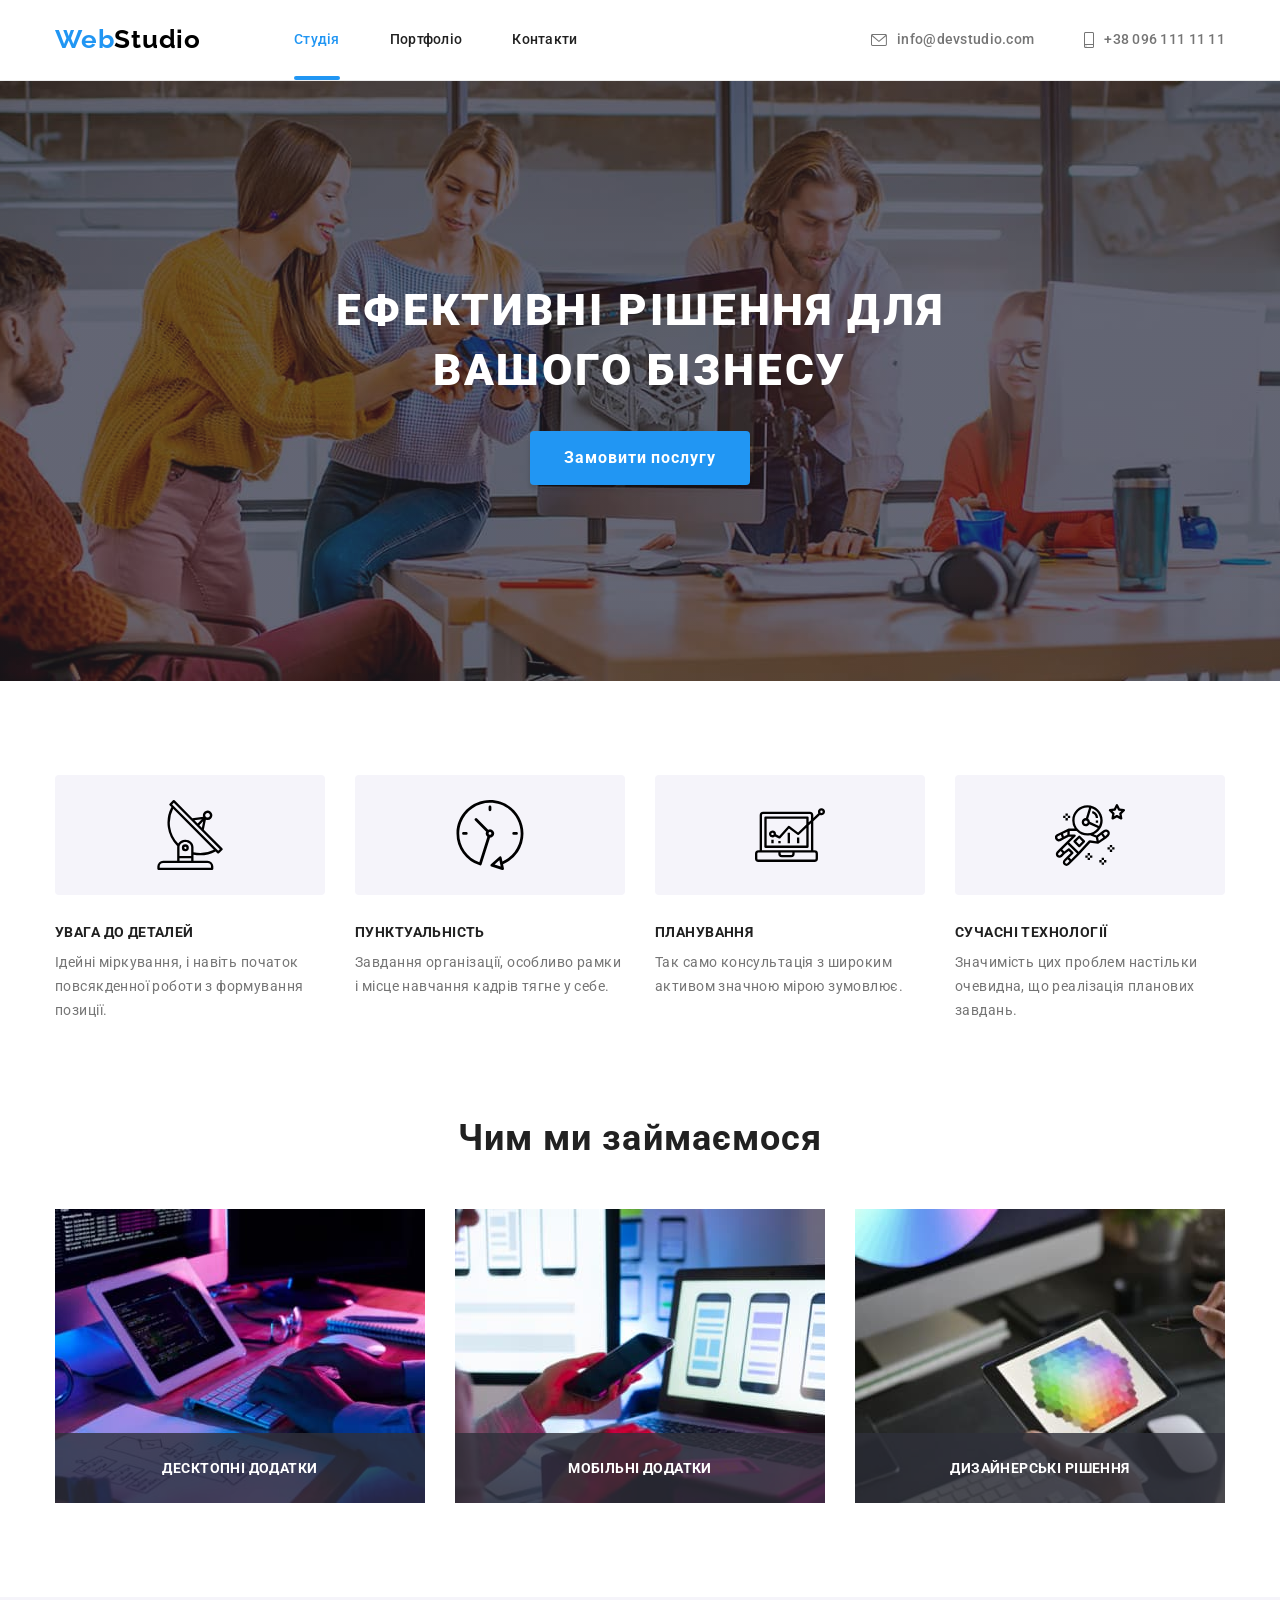
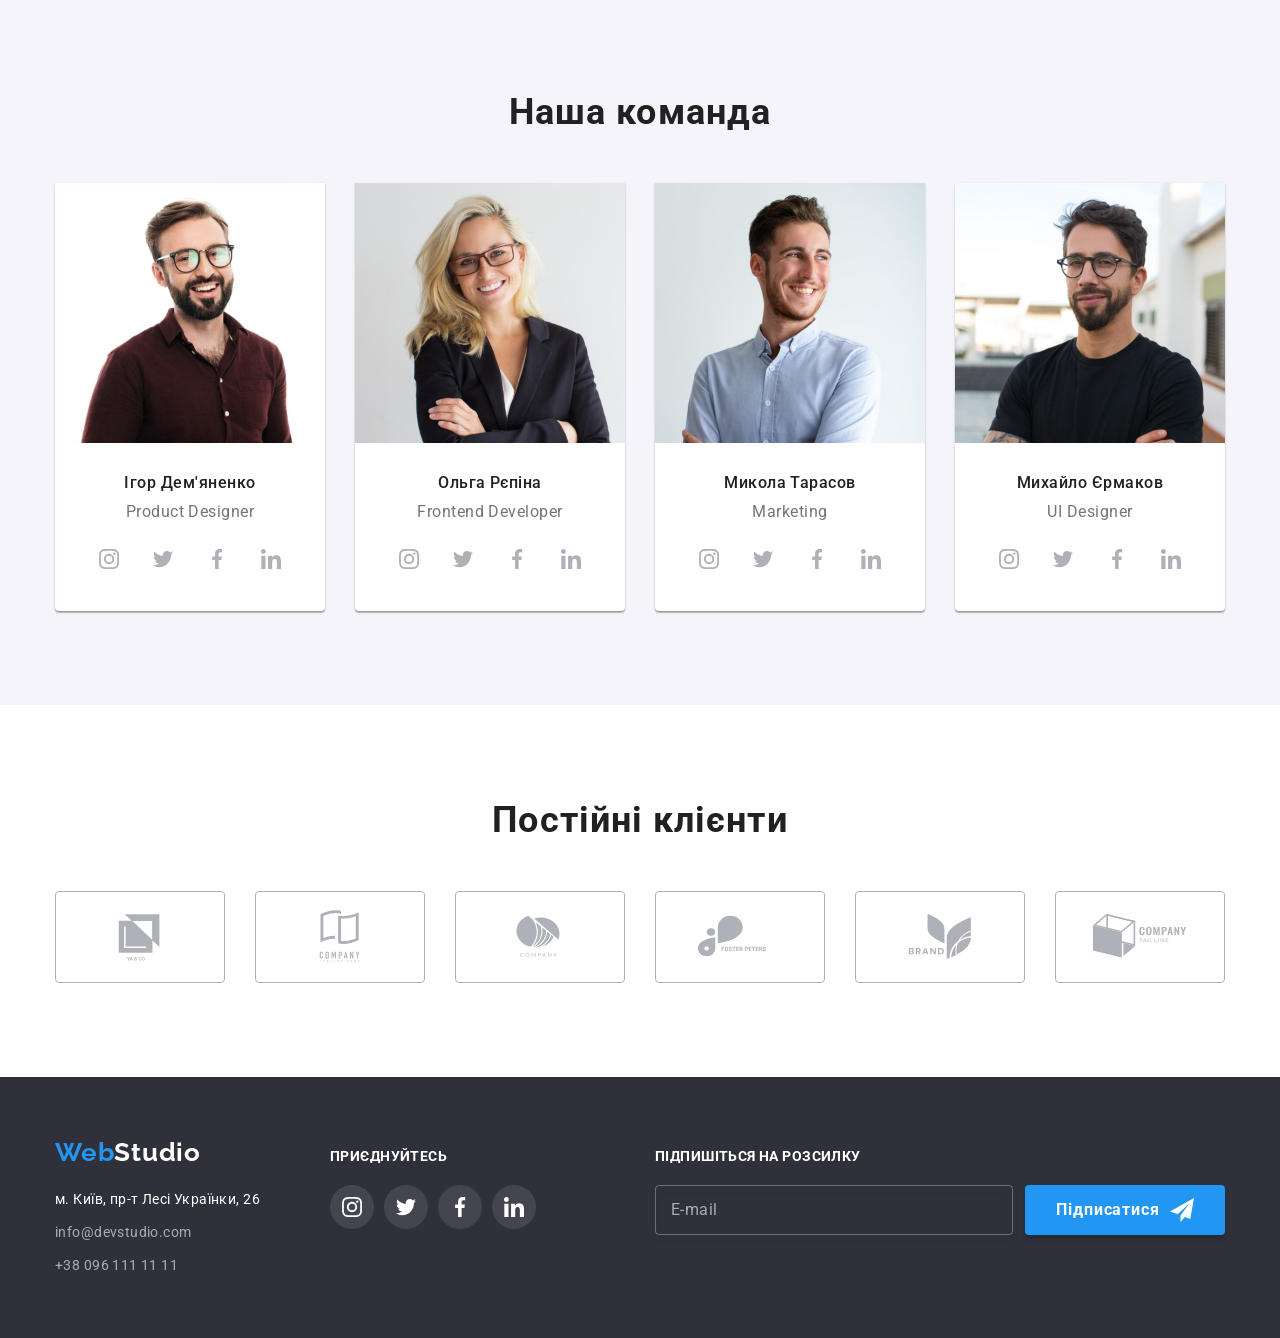
<file: index.html>
<!DOCTYPE html>
<html lang="uk">
<head>
    <meta charset="UTF-8">
    <meta http-equiv="X-UA-Compatible" content="IE=edge">
    <meta name="viewport" content="width=device-width, initial-scale=1.0">
    <title>WebStudio</title>
    <link href="https://fonts.googleapis.com/css2?family=Raleway:wght@700&family=Roboto:wght@400;500;700;900&display=swap" rel="stylesheet">
     <link rel="stylesheet" href="https://cdnjs.cloudflare.com/ajax/libs/modern-normalize/1.1.0/modern-normalize.min.css"
            integrity="sha512-wpPYUAdjBVSE4KJnH1VR1HeZfpl1ub8YT/NKx4PuQ5NmX2tKuGu6U/JRp5y+Y8XG2tV+wKQpNHVUX03MfMFn9Q=="
            crossorigin="anonymous" referrerpolicy="no-referrer" />
    <link rel="stylesheet" href="./css/styles.css">
</head>
<body>
    <!--Шапка сайта-->
    <header class="header">
        <div class="header-nav container">
            <nav class="nav">
            <a href="./index.html" class="logo"><span class="primary">Web</span><span class="secondary">Studio</span></a>
            <ul class="site-nav list">
                <li class="item"><a href="./index.html" class="link current">Студія</a></li>
                <li class="item"><a href="./portfolio.html" class="link">Портфоліо</a></li>
                <li class="item"><a href="" class="link">Контакти</a></li>
            </ul>
        </nav>
        <ul class="contacts-nav list">
            <li class="item"><a href="mailto:info@devstudio.com" class="link">
                <svg class="contact-icon" width="16" height="12">
                  <use href="./images/icons.svg#icon-envelope"></use>
                </svg>
                info@devstudio.com</a></li>
            <li class="item"><a href="tel:+380961111111" class="link">
                <svg class="contact-icon" width="10" height="16">
                    <use href="./images/icons.svg#icon-smartphone"></use>
                </svg>
                +38 096 111 11 11</a></li>
        </ul>
    </div>
    </header>
      
  <main>
    <!--Герой-->
    <section class="hero">
        <h1 class="hero-title">Ефективні рішення для <br> вашого бізнесу</h1>
        <button type="button" class="button" data-modal-open>Замовити послугу</button>
    </section>
    
    <!--Преимущества-->
    <section class="benefits section no-padding">
        <div class="container">
            <ul class="list benefits-list">
            <li class="item">
                <div class="wrapper">
                    <svg class="benefits-icon" width="70" height="70">
                      <use href="./images/icons.svg#icon-antenna"></use>
                    </svg>
                </div>
                <h3 class="title">УВАГА ДО ДЕТАЛЕЙ</h3>
                <p class="text">Ідейні міркування, і навіть початок повсякденної роботи з формування позиції.</p>
            </li>
            <li class="item">
                <div class="wrapper">
                    <svg class="benefits-icon" width="70" height="70">
                        <use href="./images/icons.svg#icon-clock"></use>
                    </svg>
                </div>
                <h3 class="title">ПУНКТУАЛЬНІСТЬ</h3>
                <p class="text">Завдання організації, особливо рамки і місце навчання кадрів тягне у себе.</p>
            </li>
            <li class="item">
                <div class="wrapper">
                    <svg class="benefits-icon" width="70" height="70">
                        <use href="./images/icons.svg#icon-diagram""></use>
                    </svg>
                </div>
                <h3 class="title">ПЛАНУВАННЯ</h3>
                <p class="text">Так само консультація з широким активом значною мірою зумовлює.</p>
            </li>
            <li class="item">
                <div class="wrapper">
                    <svg class="benefits-icon" width="70" height="70">
                        <use href="./images/icons.svg#icon-astronaut"></use>
                    </svg>
                </div>
                <h3 class="title">СУЧАСНІ ТЕХНОЛОГІЇ</h3>
                <p class="text">Значимість цих проблем настільки очевидна, що реалізація планових завдань.</p>
            </li>
        </ul>
    </div>
        
    </section>
    
    <!--Чем занимаемся-->
    <section class="activity section">
        <div class="container">
            <h2 class="title">Чим ми займаємося</h2>
        <ul class="list activity-list">
            <li class="activity-item item ">
                <img src="./images/img.jpg" alt="розробник пише код" width="370">
                <div class="overlay">
                    <p class="overlay-text">Десктопні додатки</p>
                </div>
            </li>
            <li class="activity-item item">
                <img src="./images/img1.jpg" alt="ux-дизайнер вибирає макет для програми" width="370">
                <div class="overlay">
                    <p class="overlay-text">Мобільні додатки</p>
                </div>
            <li class="activity-item item">
                <img src="./images/img2.jpg" alt="ui-дизайнер дивиться на палітру кольорів" width="370">
                <div class="overlay">
                    <p class="overlay-text">Дизайнерські рішення</p>
                </div>
            </li>
        </ul>
    </div>
       
    </section>
    
    <!--Наша команда-->
    <section class="team section">
        <div class="container">
            <h2 class="title">Наша команда</h2>
            <ul class="list member-list">
                <li class="member ">
                    <img src="./images/img3.jpg" alt="чоловік у червоній сорочці та окулярах посміхається" width="270">
                <div class="info">
                    <h3 class="name">Ігор Дем'яненко</h3>
                    <p class="post">Product Designer</p>
                    <ul class="socials-list list">
                        <li class="item">
                            <a href="https://www.instagram.com/" rel="noopener noreferrer" aria-label="Instagram" class="link">
                                <svg class="social-icon" width="20" height="20">
                                  <use href="./images/icons.svg#icon-instagram"></use>
                                </svg>
                            </a>
                        </li>
                        <li class="item">
                            <a href="https://twitter.com/" rel="noopener noreferrer" aria-label="Twitter" class="link">
                                <svg class="social-icon" width="20" height="20">
                                    <use href="./images/icons.svg#icon-twitter"></use>
                                </svg>
                            </a>
                        </li>
                        <li class="item">
                            <a href="https://www.facebook.com/" rel="noopener noreferrer" aria-label="Facebook" class="link">
                                <svg class="social-icon" width="20" height="20">
                                    <use href="./images/icons.svg#icon-facebook"></use>
                                </svg>
                            </a>
                        </li>
                        <li class="item">
                            <a href="https://www.linkedin.com/" rel="noopener noreferrer" aria-label="Linkedin" class="link">
                                <svg class="social-icon" width="20" height="20">
                                  <use href="./images/icons.svg#icon-linkedin"></use>
                                </svg>
                            </a>
                        </li>
                    </ul>
                </div>
                </li>
                <li class="member">
                    <img src="./images/img4.jpg" alt="дівчина зі світлим волоссям посміхається" width="270">
                    <div class="info">
                        <h3 class="name">Ольга Рєпіна</h3>
                        <p class="post">Frontend Developer</p>
                        <ul class="socials-list list">
                            <li class="item">
                                <a href="https://www.instagram.com/" rel="noopener noreferrer" aria-label="Instagram" class="link">
                                    <svg class="social-icon" width="20" height="20">
                                        <use href="./images/icons.svg#icon-instagram"></use>
                                    </svg>
                                </a>
                            </li>
                            <li class="item">
                                <a href="https://twitter.com/" rel="noopener noreferrer" aria-label="Twitter" class="link">
                                    <svg class="social-icon" width="20" height="20">
                                        <use href="./images/icons.svg#icon-twitter"></use>
                                    </svg>
                                </a>
                            </li>
                            <li class="item">
                                <a href="https://www.facebook.com/" rel="noopener noreferrer" aria-label="Facebook" class="link">
                                    <svg class="social-icon" width="20" height="20">
                                        <use href="./images/icons.svg#icon-facebook"></use>
                                    </svg>
                                </a>
                            </li>
                            <li class="item">
                                <a href="https://www.linkedin.com/" rel="noopener noreferrer" aria-label="Linkedin" class="link">
                                    <svg class="social-icon" width="20" height="20">
                                        <use href="./images/icons.svg#icon-linkedin"></use>
                                    </svg>
                                </a>
                            </li>
                        </ul>
                    </div>
                </li>
                <li class="member">
                    <img src="./images/img5.jpg" alt="чоловік у білій сорочці посміхається" width="270">
                    <div class="info">
                        <h3 class="name">Микола Тарасов</h3>
                        <p class="post">Marketing</p>
                        <ul class="socials-list list">
                            <li class="item">
                                <a href="https://www.instagram.com/" rel="noopener noreferrer" aria-label="Instagram" class="link">
                                    <svg class="social-icon" width="20" height="20">
                                        <use href="./images/icons.svg#icon-instagram"></use>
                                    </svg>
                                </a>
                            </li>
                            <li class="item">
                                <a href="https://twitter.com/" rel="noopener noreferrer" aria-label="Twitter" class="link">
                                    <svg class="social-icon" width="20" height="20">
                                        <use href="./images/icons.svg#icon-twitter"></use>
                                    </svg>
                                </a>
                            </li>
                            <li class="item">
                                <a href="https://www.facebook.com/" rel="noopener noreferrer" aria-label="Facebook" class="link">
                                    <svg class="social-icon" width="20" height="20">
                                        <use href="./images/icons.svg#icon-facebook"></use>
                                    </svg>
                                </a>
                            </li>
                            <li class="item">
                                <a href="https://www.linkedin.com/" rel="noopener noreferrer" aria-label="Linkedin" class="link">
                                    <svg class="social-icon" width="20" height="20">
                                        <use href="./images/icons.svg#icon-linkedin"></use>
                                    </svg>
                                </a>
                            </li>
                        </ul>
                    </div> 
                </li>
                <li class="member">
                    <img src="./images/img6.jpg" alt="чоловік у чорній футболці та окулярах посміхається" width="270">
                    <div class="info">
                        <h3 class="name">Михайло Єрмаков</h3>
                        <p class="post">UI Designer</p>
                        <ul class="socials-list list">
                            <li class="item">
                                <a href="https://www.instagram.com/" rel="noopener noreferrer" aria-label="Instagram" class="link">
                                    <svg class="social-icon" width="20" height="20">
                                        <use href="./images/icons.svg#icon-instagram"></use>
                                    </svg>
                                </a>
                            </li>
                            <li class="item">
                                <a href="https://twitter.com/" rel="noopener noreferrer" aria-label="Twitter" class="link">
                                    <svg class="social-icon" width="20" height="20">
                                        <use href="./images/icons.svg#icon-twitter"></use>
                                    </svg>
                                </a>
                            </li>
                            <li class="item">
                                <a href="https://www.facebook.com/" rel="noopener noreferrer" aria-label="Facebook" class="link">
                                    <svg class="social-icon" width="20" height="20">
                                        <use href="./images/icons.svg#icon-facebook"></use>
                                    </svg>
                                </a>
                            </li>
                            <li class="item">
                                <a href="https://www.linkedin.com/" rel="noopener noreferrer" aria-label="Linkedin" class="link">
                                    <svg class="social-icon" width="20" height="20">
                                        <use href="./images/icons.svg#icon-linkedin"></use>
                                    </svg>
                                </a>
                            </li>
                        </ul>
                    </div>
                </li>
            </ul>
        </div>
        
    </section>

    <section class="clients section">
        <div class="container">
            <h2 class="title">Постійні клієнти</h2>
            <ul class="clients-list list">
                <li class="item">
                    <a href="" class="link"> 
                        <svg class="clients-logo" width="106" height="60">
                          <use href="./images/icons.svg#icon-client1"></use>
                        </svg>
                    </a>
                </li>
                <li class="item">
                    <a href="" class="link">
                        <svg class="clients-logo" width="106" height="60">
                            <use href="./images/icons.svg#icon-client2"></use>
                        </svg>
                    </a>
                </li>
                <li class="item">
                    <a href="" class="link">
                        <svg class="clients-logo" width="106" height="60">
                            <use href="./images/icons.svg#icon-client3"></use>
                        </svg>
                    </a>
                </li>
                <li class="item">
                    <a href="" class="link">
                        <svg class="clients-logo" width="106" height="60">
                            <use href="./images/icons.svg#icon-client4"></use>
                        </svg>
                    </a>
                </li>
                <li class="item">
                    <a href="" class="link">
                        <svg class="clients-logo" width="106" height="60">
                            <use href="./images/icons.svg#icon-client5"></use>
                        </svg>
                    </a>
                </li>
                <li class="item">
                    <a href="" class="link">
                        <svg class="clients-logo" width="106" height="60">
                            <use href="./images/icons.svg#icon-client6"></use>
                        </svg>
                    </a>
                </li>
            </ul>
        </div>
    </section>

  </main>

    <!--Подвал-->
    <footer class="footer">
        <div class="container">
            <div class="footer-nav">
                <a href="./index.html" class="logo"><span class="primary">Web</span><span class="secondary white">Studio</span></a>
                <address>
                    <ul class="contacts list">
                        <li class="item"><a href="https://goo.gl/maps/CDWquLzeUnctmw3z9" target="_blank"
                                rel="noopener noreferrer nofollow" class="link address">м. Київ, пр-т Лесі
                                Українки, 26</a></li>
                        <li class="item"><a href="mailto:info@devstudio.com" class="link">info@devstudio.com</a></li>
                        <li class="item"><a href="tel:+380961111111" class="link">+38 096 111 11 11</a></li>
                    </ul>
                </address>
            </div>

        <div class="socials-footer">
            <h2 class="footer-title">приєднуйтесь</h2>
            <ul class="socials-list list">
                <li class="item">
                    <a href="https://www.instagram.com/" rel="noopener noreferrer" aria-label="Instagram" class="link">
                        <svg class="social-icon" width="20" height="20">
                            <use href="./images/icons.svg#icon-instagram"></use>
                        </svg>
                    </a>
                </li>
                <li class="item">
                    <a href="https://twitter.com/" rel="noopener noreferrer" aria-label="Twitter" class="link">
                        <svg class="social-icon" width="20" height="20">
                            <use href="./images/icons.svg#icon-twitter"></use>
                        </svg>
                    </a>
                </li>
                <li class="item">
                    <a href="https://www.facebook.com/" rel="noopener noreferrer" aria-label="Facebook" class="link">
                        <svg class="social-icon" width="20" height="20">
                            <use href="./images/icons.svg#icon-facebook"></use>
                        </svg>
                    </a>
                </li>
                <li class="item">
                    <a href="https://www.linkedin.com/" rel="noopener noreferrer" aria-label="Linkedin" class="link">
                        <svg class="social-icon" width="20" height="20">
                            <use href="./images/icons.svg#icon-linkedin"></use>
                        </svg>
                    </a>
                </li>
            </ul>
        </div>

        <!-- Подписаться на рассылку  -->

    <form class="newsletter-form">
        <p class="newsletter-title">Підпишіться на розсилку</p>
         <div class="newsletter-wrapper">
        <input type="email" class="form-input" name="email" id="footer-email" placeholder=" " />
        <label for="footer-email" class="footer-email-label">E-mail</label>
        <button type="submit" class="button subscribe-button">
            Підписатися
            <svg class="subscribe-icon" width="24" height="24">
                <use href="./images/icons.svg#icon-send"></use>
            </svg>
        </button>
        </div>
    </form>

    </div>
    </footer>
    
<!-- Modal window -->

    <div class="data-modal is-hidden" data-modal>
        <div class="modal">
            <button data-modal-close type="button" class="button modal-close">
                <svg class="close-icon" width="18" height="18">
                    <use href="./images/icons.svg#icon-close"></use>
                </svg>
            </button>

            <p class="modal-label">Залиште свої дані, ми вам передзвонимо</p>
            <form class="modal-form" name="modal_form">
                <div class="modal-form-group" role="group">
                    <label class="modal-form-label" for="user_name">Ім'я</label>

                    <div class="modal-form-wrapper">
                        <input class="modal-form-field" type="text" name="user_name" id="user_name" minlength="3" required
                            placeholder=" " />
                        <svg class="modal-form-icon" width="18" height="18">
                            <use href="./images/icons.svg#icon-person"></use>
                        </svg>
                       
                    </div>
                    <label class="modal-form-label" for="user_phone">Телефон</label>
                    <div class="modal-form-wrapper">
                        <input class="modal-form-field" type="tel" name="user_phone" id="user_phone" />
                        <svg class="modal-form-icon" width="18" height="18">
                            <use href="./images/icons.svg#icon-phone"></use>
                        </svg>
                    </div>

                    <label class="modal-form-label" for="user_mail">Пошта</label>
                    <div class="modal-form-wrapper">
                        <input class="modal-form-field" type="text" name="user_mail" id="user_mail" />
                        <svg class="modal-form-icon" width="18" height="18">
                            <use href="./images/icons.svg#icon-email"></use>
                        </svg>
                    </div>

                    <label class="modal-form-label" for="user_message">Коментар</label>
                    <textarea class="modal-form-message" name="user_message" id="user_message" rows="6" placeholder="Введіть текст"></textarea>
                </div>
                <div class="modal-form-agreement" role="group">

                    <label class="agreement">
                        <input class="modal-form-checkbox" type="checkbox" id="user_agreement" />
                        <svg class="modal-form-icon-check" width="16" height="15">
                            <use href="./images/icons.svg#icon-check"></use>
                        </svg>
                        <p class="modal-form-agreement-desc">
                            Погоджуюся з розсилкою та приймаю
                            <a class="modal-form-agreement-link" href="">Умови договору</a>
                        </p>
                    </label>

            
                </div>
                <button class="modal-form-btn btn" type="submit">Відправити</button>
            </form>
        </div>
    </div>
    <script src="./js/modal.js"></script>
</body>
</html>
</file>
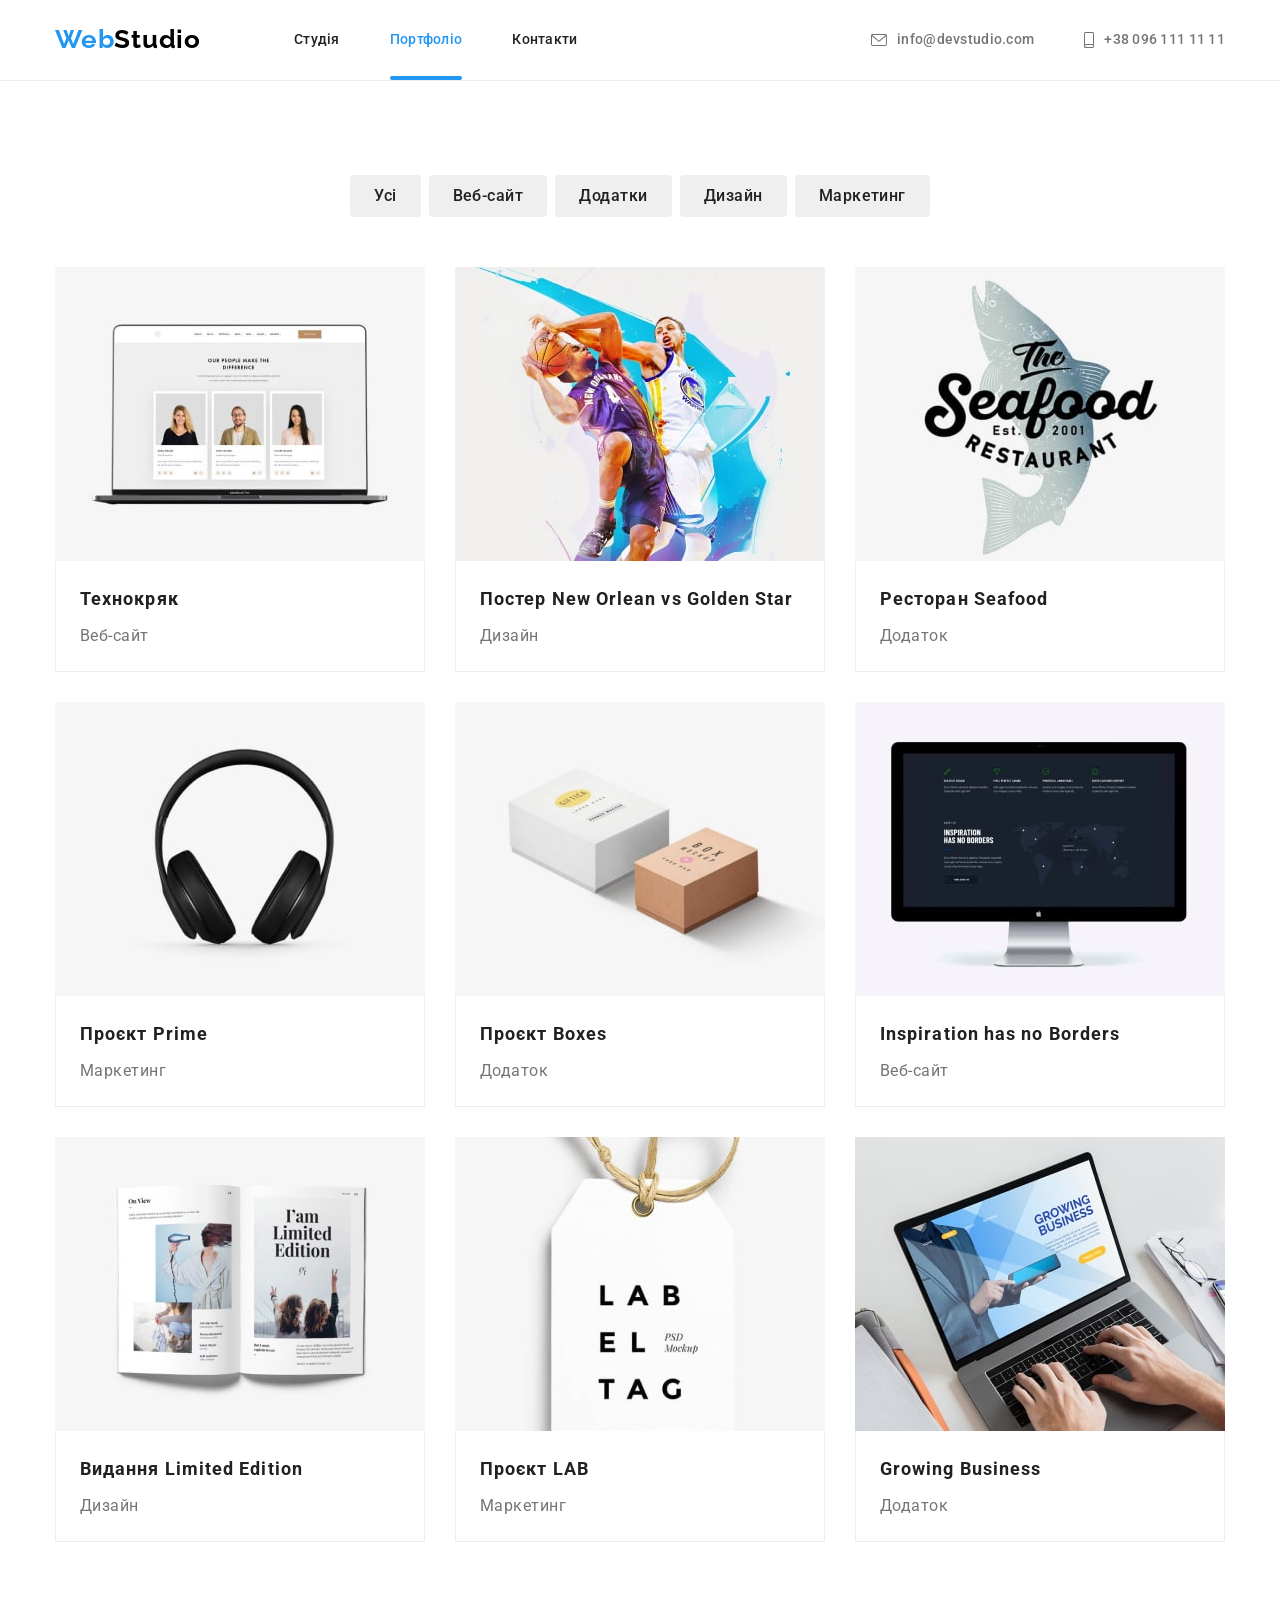
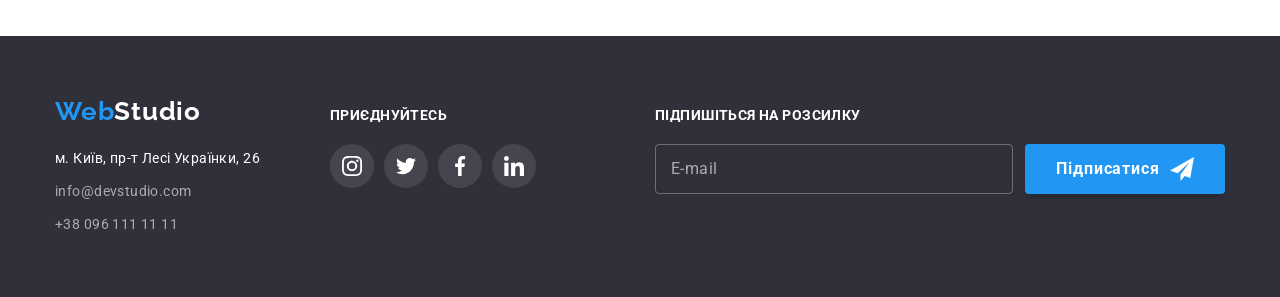
<file: portfolio.html>
<!DOCTYPE html>
<html lang="uk">

<head>
    <meta charset="UTF-8">
    <meta http-equiv="X-UA-Compatible" content="IE=edge">
    <meta name="viewport" content="width=device-width, initial-scale=1.0">
    <title>WebStudio</title>
    <link
        href="https://fonts.googleapis.com/css2?family=Raleway:wght@700&family=Roboto:wght@400;500;700;900&display=swap"
        rel="stylesheet">
     <link rel="stylesheet" href="https://cdnjs.cloudflare.com/ajax/libs/modern-normalize/1.1.0/modern-normalize.min.css"
            integrity="sha512-wpPYUAdjBVSE4KJnH1VR1HeZfpl1ub8YT/NKx4PuQ5NmX2tKuGu6U/JRp5y+Y8XG2tV+wKQpNHVUX03MfMFn9Q=="
            crossorigin="anonymous" referrerpolicy="no-referrer" />
    <link rel="stylesheet" href="./css/styles.css">
</head>

<body>
    <!--Шапка сайта-->
    <header class="header">
        <div class="header-nav container">
            <nav class="nav">
                <a href="./index.html" class="logo"><span class="primary">Web</span><span
                        class="secondary">Studio</span></a>
                <ul class="site-nav list">
                    <li class="item"><a href="./index.html" class="link">Студія</a></li>
                    <li class="item"><a href="./portfolio.html" class="link current">Портфоліо</a></li>
                    <li class="item"><a href="" class="link">Контакти</a></li>
                </ul>
            </nav>
            <ul class="contacts-nav list">
                <li class="item"><a href="mailto:info@devstudio.com" class="link">
                        <svg class="contact-icon" width="16" height="12">
                            <use href="./images/icons.svg#icon-envelope"></use>
                        </svg>
                        info@devstudio.com</a></li>
                <li class="item"><a href="tel:+380961111111" class="link">
                        <svg class="contact-icon" width="10" height="16">
                            <use href="./images/icons.svg#icon-smartphone"></use>
                        </svg>
                        +38 096 111 11 11</a></li>
            </ul>
        </div>
    </header>
   <main>

     <!-- Примеры -->
    <section class="examples section">
        <div class="container">
            <h2 class="visually-hidden">Наші роботи</h2>
        <ul class="btn-list list">
            <li class="item"><button type="button" class="button">Усі</button></li>
            <li class="item"><button type="button" class="button">Веб-сайт</button></li>
            <li class="item"><button type="button" class="button">Додатки</button></li>
            <li class="item"><button type="button" class="button">Дизайн</button></li>
            <li class="item"><button type="button" class="button">Маркетинг</button></li>
        </ul>

        <ul class="projects-list list">

            <li class="item">
                <a href="" class="link">
                    <div class="product-thumb">
                        <img src="./images/portfolio.jpg" alt="Сторінка веб-сайту" width="370" height="294">
                        <div class="product-overlay">
                            <p class="product-meta">
                                Ресурс пропонує комплексні пропозиції з різним рівнем функціоналу та сервісів.
                                Все це дозволить відвідувачу отримати вичерпні відомості про компанію чи
                                приватну особу.
                            </p>
                        </div>
                    </div>
                <div class="design">
                    <h3 class="projects">Технокряк</h3>
                    <p class="category">Веб-сайт</p>
                </div> 
                </a>
            </li>

            <li class="item">
                <a href="" class="link">
                    <div class="product-thumb">
                        <img src="./images/portfolio1.jpg" alt="Боскетболісті" width="370" height="294">
                        <div class="product-overlay">
                            <p class="product-meta">
                                Ресурс пропонує комплексні пропозиції з різним рівнем функціоналу та сервісів.
                                Все це дозволить відвідувачу отримати вичерпні відомості про компанію чи
                                приватну особу.
                            </p>
                        </div>
                    </div>
                        
                    <div class="design">
                    <h3 class="projects">Постер New Orlean vs Golden Star</h3>
                    <p class="category">Дизайн</p>
                    </div>
                 </a>
            </li>

            <li class="item">
                <a href="" class="link">
                     <div class="product-thumb">
                        <img src="./images/portfolio2jpg.jpg" alt="Риба" width="370" height="294">
                        <div class="product-overlay">
                            <p class="product-meta">
                                Ресурс пропонує комплексні пропозиції з різним рівнем функціоналу та сервісів.
                                Все це дозволить відвідувачу отримати вичерпні відомості про компанію чи
                                приватну особу.
                            </p>
                        </div>
                     </div>
                
                <div class="design">
                    <h3 class="projects">Ресторан Seafood</h3>
                    <p class="category">Додаток</p>
                </div> 
                </a>
            </li>

            <li class="item">
                <a href="" class="link">
                     <div class="product-thumb">
                        <img src="./images/portfolio3.jpg" alt="Комп'ютерні навушники" width="370" height="294">
                        <div class="product-overlay">
                            <p class="product-meta">
                                Ресурс пропонує комплексні пропозиції з різним рівнем функціоналу та сервісів.
                                Все це дозволить відвідувачу отримати вичерпні відомості про компанію чи
                                приватну особу.
                            </p>
                        </div>
                     </div>
                
                <div class="design">
                    <h3 class="projects">Проєкт Prime</h3>
                    <p class="category">Маркетинг</p>
                </div> 
            </a>
            </li>

            <li class="item">
                <a href="" class="link">
                     <div class="product-thumb">
                        <img src="./images/portfolio4.jpg" alt="Дві коробки" width="370" height="294">
                        <div class="product-overlay">
                            <p class="product-meta">
                                Ресурс пропонує комплексні пропозиції з різним рівнем функціоналу та сервісів.
                                Все це дозволить відвідувачу отримати вичерпні відомості про компанію чи
                                приватну особу.
                            </p>
                        </div>
                     </div>
                
                <div class="design">
                    <h3 class="projects">Проєкт Boxes</h3>
                    <p class="category">Додаток</p>
                </div> 
            </a>
            </li>

            <li class="item">
                <a href="" class="link">
                     <div class="product-thumb">
                        <img src="./images/portfolio5.jpg" alt="Сторінка веб-сайту" width="370" height="294">
                        <div class="product-overlay">
                            <p class="product-meta">
                                Ресурс пропонує комплексні пропозиції з різним рівнем функціоналу та сервісів.
                                Все це дозволить відвідувачу отримати вичерпні відомості про компанію чи
                                приватну особу.
                            </p>
                        </div>
                     </div>
                
                <div class="design">
                    <h3 class="projects">Inspiration has no Borders</h3>
                    <p class="category">Веб-сайт</p>
                </div> 
            </a>
            </li>

            <li class="item">
                <a href="" class="link">
                     <div class="product-thumb">
                        <img src="./images/portfolio6.jpg" alt="Журнал" width="370" height="294">
                        <div class="product-overlay">
                            <p class="product-meta">
                                Ресурс пропонує комплексні пропозиції з різним рівнем функціоналу та сервісів.
                                Все це дозволить відвідувачу отримати вичерпні відомості про компанію чи
                                приватну особу.
                            </p>
                        </div>
                     </div>
                
                <div class="design">
                    <h3 class="projects">Видання Limited Edition</h3>
                    <p class="category">Дизайн</p>
                </div> 
            </a>
            </li>

            <li class="item">
                <a href="" class="link">
                     <div class="product-thumb">
                        <img src="./images/portfolio7.jpg" alt="Етикетка" width="370" height="294">
                        <div class="product-overlay">
                            <p class="product-meta">
                                Ресурс пропонує комплексні пропозиції з різним рівнем функціоналу та сервісів.
                                Все це дозволить відвідувачу отримати вичерпні відомості про компанію чи
                                приватну особу.
                            </p>
                        </div>
                     </div>
                
                <div class="design">
                    <h3 class="projects">Проєкт LAB</h3>
                <p class="category">Маркетинг</p>
            </div> 
            </a>
            </li>

            <li class="item">
                <a href="" class="link">
                     <div class="product-thumb">
                        <img src="./images/portfolio8jpg.jpg" alt="Людина працює за ноутбуком" width="370" height="294">
                        <div class="product-overlay">
                            <p class="product-meta">
                                Ресурс пропонує комплексні пропозиції з різним рівнем функціоналу та сервісів.
                                Все це дозволить відвідувачу отримати вичерпні відомості про компанію чи
                                приватну особу.
                            </p>
                        </div>
                     </div>
                
                <div class="design">
                    <h3 class="projects">Growing Business</h3>
                    <p class="category">Додаток</p>
                </div> 
            </a>
            </li>

        </ul>
        </div>
    </section>

   </main>

<!--Подвал-->
<footer class="footer">
    <div class="container">
        <div class="footer-nav">
            <a href="./index.html" class="logo"><span class="primary">Web</span><span
                    class="secondary white">Studio</span></a>
            <address>
                <ul class="contacts list">
                    <li class="item"><a href="https://goo.gl/maps/CDWquLzeUnctmw3z9" target="_blank"
                            rel="noopener noreferrer nofollow" class="link address">м. Київ, пр-т Лесі
                            Українки, 26</a></li>
                    <li class="item"><a href="mailto:info@devstudio.com" class="link">info@devstudio.com</a></li>
                    <li class="item"><a href="tel:+380961111111" class="link">+38 096 111 11 11</a></li>
                </ul>
            </address>
        </div>

        <div class="socials-footer">
            <h2 class="footer-title">приєднуйтесь</h2>
            <ul class="socials-list list">
                <li class="item">
                    <a href="https://www.instagram.com/" rel="noopener noreferrer" aria-label="Instagram" class="link">
                        <svg class="social-icon" width="20" height="20">
                            <use href="./images/icons.svg#icon-instagram"></use>
                        </svg>
                    </a>
                </li>
                <li class="item">
                    <a href="https://twitter.com/" rel="noopener noreferrer" aria-label="Twitter" class="link">
                        <svg class="social-icon" width="20" height="20">
                            <use href="./images/icons.svg#icon-twitter"></use>
                        </svg>
                    </a>
                </li>
                <li class="item">
                    <a href="https://www.facebook.com/" rel="noopener noreferrer" aria-label="Facebook" class="link">
                        <svg class="social-icon" width="20" height="20">
                            <use href="./images/icons.svg#icon-facebook"></use>
                        </svg>
                    </a>
                </li>
                <li class="item">
                    <a href="https://www.linkedin.com/" rel="noopener noreferrer" aria-label="Linkedin" class="link">
                        <svg class="social-icon" width="20" height="20">
                            <use href="./images/icons.svg#icon-linkedin"></use>
                        </svg>
                    </a>
                </li>
            </ul>
        </div>

        <!-- Подписаться на рассылку  -->

        <form class="newsletter-form">
            <p class="newsletter-title">Підпишіться на розсилку</p>
            <div class="newsletter-wrapper">
                <input type="email" class="form-input" name="email" id="footer-email" placeholder=" " />
                <label for="footer-email" class="footer-email-label">E-mail</label>
                <button type="submit" class="button subscribe-button">
                    Підписатися
                    <svg class="subscribe-icon" width="24" height="24">
                        <use href="./images/icons.svg#icon-send"></use>
                    </svg>
                </button>
            </div>
        </form>

    </div>
</footer>

</body>

</html>
</file>
<file: css/styles.css>
:root {
    --main-color: #212121;
    --logo-color: #000000;
    --phone-color: #757575;
    --primary-color: #ffffff;
    --accent-color: #2196f3;
    --hero-color: #2f303a;
    --adress-color: rgba(255, 255, 255, 0.6);
    --box-shadow-color: rgba(0, 0, 0, 0.15);
    --exampels-border-color: #EEEEEE;
    --layout-color: rgba(47, 48, 58, 0.4);
    --benefits-section-bg-color: #f5f4fa;
    --social-color: #AFB1B8;
    --product-overlay-color: rgba(33, 150, 243, 0.9);
    --close-border-color: rgba(0, 0, 0, 0.1);
    --data-modal-color: rgba(0, 0, 0, 0.2);
    --timing-function: 250ms cubic-bezier(0.4, 0, 0.2, 1);
    --button-submit-color: #188CE8;
}

body {
    font-family: 'Roboto', 'Times New Roman', 'Verdana', 'Tahoma', sans-serif;
    background-color: var(--primary-color);
    color: var(--main-color);
}

/* Reset start */

h1,
h2,
h3,
h4,
h5,
h6,
p {
    margin: 0;
}

.link {
    text-decoration: none;
    color: currentColor;
}

.list {
    list-style: none;
    padding: 0;
    margin: 0;
    list-style: none;

}

img {
    display: block;
}

.button {
    display: inline-block;
        text-align: center;
        font-family: inherit;
        cursor: pointer;
        color: inherit;
        border-color: transparent;
}

/* Reset end */

.container {
width: 1200px;
padding-left: 15px;
padding-right: 15px;
margin-left: auto;
margin-right: auto;
/* outline: 2px solid red; */
}

.section{
padding-top: 94px;
padding-bottom: 94px;
}

/* Header */
.header-nav {
    display: flex;
}

.nav {
    display: flex;
}

.header {
    border-bottom: 1px solid #ECECEC;
}

.logo {
    padding-top: 24px;
    padding-bottom: 25px;
    font-family: Raleway;
    font-weight: 700;
    font-size: 26px;
    line-height: 1.19;
    letter-spacing: 0.03em;
    text-decoration: none;
}

.logo>.primary {
    color: var(--accent-color);
}

.logo>.secondary {
    color: var(--logo-color);
}

/* site nav */
.site-nav {
    display: flex;
    margin-left: 93px;
    align-items: center;
}

.header-nav {
display: flex;
align-items: center;
}

.contacts-nav {
    display: flex;
    margin-left: auto;
    align-items: center;
}

.site-nav .item:not(:last-child) {
    margin-right: 50px;
}

.site-nav .link {
    display: block;
    font-weight: 500;
    font-size: 14px;
    line-height: 1.14;
    letter-spacing: 0.02em;
    color: inherit;
    padding-top: 32px;
    padding-bottom: 32px;
    transition: color var(--timing-function);
}

.site-nav .link:hover, 
.site-nav .link:focus {
    color: var(--accent-color);
}

.site-nav .link.current {
    position: relative;
    color: var(--accent-color);
}

.current::after {
    display: block;
    content: '';
    position: absolute;
    width: 100%;
    height: 4px;
    left: 0;
    bottom: 0;
    border-radius: 2px;
    background-color: var(--accent-color);
    opacity: 0;
    animation: show var(--timing-function);
    animation-fill-mode: forwards;
}

.contacts-nav .link {
    display: inline-flex;
    align-items: center;
    font-weight: 500;
    font-size: 14px;
    line-height: 1.14;
    letter-spacing: 0.02em;
    color: var(--phone-color);
    padding-top: 32px;
    padding-bottom: 32px;
    transition: color var(--timing-function);
}

.contact-icon {
    margin-right: 10px;
    fill: currentColor;
}

.contacts-nav .link:hover,
.contacts-nav .link:focus {
    color: var(--accent-color)
}

.contacts-nav .item+.item {
    margin-left: 50px;
}

/* Hero */

.hero {
    padding-top: 200px;
    padding-bottom: 200px;
    max-width: 1600px;
    height: 600px;
    margin-left: auto;
    margin-right: auto;
    text-align: center;
    color: var(--primary-color);
    background-color: var(--hero-color);
    background-image: linear-gradient(to right, var(--layout-color), var(--layout-color)),
    url('../images/header.jpg');
    background-repeat: no-repeat;
    background-position: center;
}

.hero-title {
    margin-bottom: 30px;
    font-weight: 900;
    font-size: 44px;
    line-height: 1.36;
    text-align: center;
    letter-spacing: 0.06em;
    text-transform: uppercase;
    color: var(--primary-color);
}

.hero .button {
    background: var(--accent-color);
    box-shadow: 0px 4px 4px var(--box-shadow-color);
    min-width: 216px;
        border-radius: 4px;
        padding: 10px 32px;
        font-weight: 700;
        font-size: 16px;
        line-height: 1.88;
        align-items: center;
        letter-spacing: 0.06em;
        color: var(--primary-color);
}

 /* Benefits */

.no-padding {
    padding-bottom: 0;
}

.benefits-list{
    display: flex;
}

.benefits .title {
    font-weight: 700;
    font-size: 14px;
    line-height: 1.14;
    letter-spacing: 0.03em;
    text-transform: uppercase;
    margin-bottom: 10px;
}

.benefits .text {
    font-size: 14px;
    line-height: 1.71;
    letter-spacing: 0.03em;
    color: var(--phone-color);
}

.benefits-list .item {
    width: 270px;
}

.wrapper {
    display: flex;
    align-items: center;
    justify-content: center;
    width: 100%;
    height: 120px;
    background-color: var(--benefits-section-bg-color);
    margin-bottom: 30px;
    border-radius: 4px;

}

/* activity */

.activity-list {
    display: flex;
}

.activity-list .item+.item {
    margin-left: 30px;
}

.activity .title, .team .title, .clients .title {
    font-weight: 700;
    font-size: 36px;
    line-height: 1.17;
    text-align: center;
    letter-spacing: 0.03em;
    margin-bottom: 50px;
}

.activity-item {
    position: relative;
}

.overlay {
    position: absolute;
    bottom: 0;
    /* left: 0; */
    width: 100%;
    padding-top: 20px;
    padding-bottom: 20px;
    height: 70px;
    background: rgba(47, 48, 58, 0.8);
    /* backdrop-filter: blur(2px); */
}

.overlay-text {
    position: absolute;
    font-weight: 700;
    font-size: 14px;
    line-height: 16px;
    text-align: center;
    letter-spacing: 0.03em;
    text-transform: uppercase;
    color: var(--primary-color);
    top: 50%;
    left: 50%;
    transform: translate(-50%, -50%);
}

/* team */
.member-list {
    display: flex;
}

.member {
    box-shadow: 0px 1px 3px rgba(0, 0, 0, 0.12), 0px 1px 1px rgba(0, 0, 0, 0.14), 0px 2px 1px rgba(0, 0, 0, 0.2);
    border-radius: 0px 0px 4px 4px;
    background-color: var(--primary-color);
}

.team {
    background: #F5F4FA;
}

.member +.member, .benefits-list .item+.item {
    margin-left: 30px;

}

.info {
padding-top: 30px;
padding-bottom: 30px;
}

.member .name {
    font-weight: 500;
    font-size: 16px;
    line-height: 1.19;
    text-align: center;
    letter-spacing: 0.03em;
    margin-bottom: 10px;
}

.member .post {
    margin-bottom: 16px;
    font-size: 16px;
    line-height: 1.19;
    text-align: center;
    letter-spacing: 0.03em;
    color: var(--phone-color);
}


.socials-list {
    display: flex;
    justify-content: center;
    gap: 10px;
}


.socials-list .link {
    display: block;
    padding: 12px;
    width: 44px;
    height: 44px;
    border-radius: 50%;
    color: var(--social-color);
    background-color: transparent;
    transition: color var(--timing-function),
    background-color var(--timing-function);

}

.socials-list .link:hover,
.socials-list .link:focus {
    color: var(--primary-color);
    background-color: var(--accent-color);
}

.social-icon {
    fill: currentColor;
}

/* Clients */

.clients-list .link {
    display: flex;
    align-items: center;
    justify-content: center;
    width: 170px;
    height: 92px;
    border: 1px solid var(--social-color);
    border-radius: 4px;
    color: var(--social-color);
    transition: color var(--timing-function),
    border-color var(--timing-function);

}

.clients-list .link:hover,
.clients-list .link:focus {
    color: var(--accent-color);
    border-color: var(--accent-color);
}

.clients-list {
    display: flex;
    justify-content: center;
    gap: 30px;
}

.clients-logo {
    fill: currentColor;
}

/* footer */

.footer {
    background-color: var(--hero-color);
    padding-top: 60px;
    padding-bottom: 60px;
}

.footer .logo {
    display: inline-block;
    padding: 0;
    margin-bottom: 20px;
}

.secondary.white {
    color: var(--primary-color);
}

.contacts .item+.item {
    margin-top: 9px;
}

.contacts .link {
    font-style: normal;
    font-size: 14px;
    line-height: 1.71;
    letter-spacing: 0.03em;
    color: var(--adress-color);
}

.link.address {
    color: var(--primary-color);
}

.footer .container {
    display: flex;
    gap: 70px;
    align-items: baseline;
}

.footer-title {
    font-weight: 700;
        font-size: 14px;
        line-height: 1.14;
        letter-spacing: 0.03em;
        text-transform: uppercase;
        color: var(--primary-color);
        margin-bottom: 20px;
        
}

.socials-footer .link {
    display: block;
    padding: 12px;
    width: 44px;
    height: 44px;
    border-radius: 50%;
    color: var(--primary-color);
    background-color: rgba(255, 255, 255, 0.1);
    transition: color var(--timing-function),
    background-color var(--timing-function);
}

.socials-footer .link:hover,
.socials-footer .link:focus {
    color: var(--primary-color);
    background-color: var(--accent-color);
}

.social-icon {
    fill: currentColor;
}

.newsletter-form {
    margin-left: auto;
}

.newsletter-title {
font-weight: 700;
font-size: 14px;
line-height: 1.14;
letter-spacing: 0.03em;
text-transform: uppercase;
color: var(--primary-color);
margin-bottom: 20px;
}

.newsletter-wrapper {
    position: relative;
    display: flex;
    align-items: center;
    justify-content: center;
    gap: 12px;
}

.footer-email-label {
position: absolute;
top: 50%;
left: 16px;
transform: translateY(-50%);

font-size: 16px;
line-height: 1.25;
letter-spacing: 0.03em;

 color: rgba(255, 255, 255, 0.6);
 transition: transform var(--timing-function);
}

.form-input {
    background-color: transparent;
    font-size: 16px;
    line-height: 1.25;
    letter-spacing: 0.03em;
    padding-left: 16px;
    color: rgba(255, 255, 255, 0.6);
    width: 358px;
    height: 50px;
    border: 1px solid rgba(255, 255, 255, 0.3);
    filter: drop-shadow(0px 4px 4px rgba(0, 0, 0, 0.15));
    border-radius: 4px;
}

.newsletter-form .form-input:focus+.footer-email-label,
.newsletter-form .form-input:not(:placeholder-shown)+.footer-email-label {
    transform: translate(-70px, -50%);
}

.subscribe-button {
    display: inline-flex;
    font-weight: 700;
    font-size: 1.88;
    line-height: 30px;
    padding-top: 10px;
    padding-bottom: 10px;
    gap: 10px;
    align-items: center;
    justify-content: center;
    text-align: center;
    letter-spacing: 0.06em;
    color: var(--primary-color);
    min-width: 200px;
    height: 50px;
    background: #2196F3;
    box-shadow: 0px 4px 4px rgba(0, 0, 0, 0.15);
    border-radius: 4px;

}

/* portfolio */

.visually-hidden {
    position: absolute;
    width: 1px;
    height: 1px;
    margin: -1px;
    border: 0;
    padding: 0;

    white-space: nowrap;
    clip-path: inset(100%);
    clip: rect(0 0 0 0);
    overflow: hidden;
}

.btn-list {
    display: flex;
    justify-content:center;
    margin-bottom: 50px;
    align-items: center;
}

.btn-list .item+.item {
    margin-left: 8px;
}

.examples .button {
    padding: 6px 22px;
    font-weight: 500;
        font-size: 16px;
        line-height: 1.62;
        text-align: center;
        letter-spacing: 0.03em;
        border-radius: 4px;
        transition: color var(--timing-function),
        background-color var(--timing-function),
        box-shadow var(--timing-function);

}

.examples .button:hover,
.examples .button:focus {
    color: var(--primary-color);
    background-color: var(--accent-color);
    box-shadow: 0px 3px 1px rgba(0, 0, 0, 0.1), 0px 1px 2px rgba(0, 0, 0, 0.08), 0px 2px 2px rgba(0, 0, 0, 0.12);
}

.projects-list {
    display: flex;
    flex-wrap: wrap;
    justify-content:center;
}

.projects-list .item:not(:nth-child(3n)) {
    margin-right: 30px;
}

.projects-list .item:not(:nth-last-child(-n+3)) {
    margin-bottom: 30px;
}

.projects-list .item {
    flex-basis: calc((100% - 30 * (3 - 1)) / 3);
    transition: box-shadow var(--timing-function);
}

.projects-list .item:hover {
    box-shadow: 0px 1px 1px rgba(0, 0, 0, 0.12), 0px 4px 4px rgba(0, 0, 0, 0.06), 1px 4px 6px rgba(0, 0, 0, 0.16);
}

.projects-list .link{
    display: block;
}

.product-thumb {
    position: relative;
    width: 370px;
    height: 294px;
    overflow: hidden;
}

.product-overlay {
    position: absolute;
    top: 0;
    left: 0;
    width: 100%;
    height: 100%;
    color: var(--primary-color);
    background-color: var(--product-overlay-color);

    transform: translateY(100%);
    opacity: 0;
    transition: transform var(--timing-function),
    opacity var(--timing-function);
}

.projects-list .item:hover .product-overlay {
    transform: translateY(0);
    opacity: 1;
}

.product-meta {
    position: absolute;
    top: 50%;
    left: 50%;
    width: 322px;
    font-size: 18px;
    line-height: 1.56;
    letter-spacing: 0.03em;
    transform: translate(-50%, -50%);
}

.examples .projects {
    margin-bottom: 4px;
    font-weight: 700;
        font-size: 18px;
        line-height: 2;
        letter-spacing: 0.06em;
}

.examples .category {
    font-size: 16px;
        line-height: 1.88;
        letter-spacing: 0.03em;
        color: var(--phone-color);
} 

.design {
    padding: 20px 24px;
    border-right: 1px solid var(--exampels-border-color);
    border-bottom: 1px solid var(--exampels-border-color);
    border-left: 1px solid var(--exampels-border-color);
}

/* Modal window */

.data-modal {
    position: fixed;
    top: 0;
    left: 0;
    width: 100%;
    height: 100%;
    background-color: var(--data-modal-color);

    opacity: 1;

    transition: opacity var(--timing-function);
}

.data-modal.is-hidden {
    opacity: 0;
    pointer-events: none;
}

.data-modal.is-hidden .modal {
    transform: translate(-50%, -50%) scale(1.1);
}

.modal {
    position: absolute;
    top: 50%;
    left: 50%;
    border-radius: 4px;
    min-width: 528px;
    min-height: 581px;
padding: 40px 39px 40px 41px;

    background-color: var(--primary-color);

    transform: translate(-50%, -50%) scale(1);

    transition: transform var(--timing-function);
}

.modal-close {
    display: flex;
    align-items: center;
    justify-content: center;
    position: absolute;
    top: 0;
    right: 0;
    width: 30px;
    height: 30px;
    margin-right: 8px;
    margin-top: 8px;
    border-radius: 50%;
    color: var(--logo-color);
    background-color: var(--primary-color);
    border: 1px solid var(--close-border-color);
}

.close-icon {
    fill: currentColor;
    transition: fill var(--timing-function);
}

.modal-close:hover .close-icon {
    fill: var(--accent-color);
}



/* Modal form */


.modal-form-group {
    margin-bottom: 20px;
}

.modal-label {
    display: block;
    text-align: center;
    margin-bottom: 12px;
    font-weight: 700;
    font-size: 20px;
    line-height: 1.15;
    letter-spacing: 0.03em;
}

.modal-form-label {
    display: block;
        font-size: 12px;
        line-height: 1.17;
        letter-spacing: 0.01em;
    margin-bottom: 4px;
    color: var(--phone-color);
}

.modal-form-wrapper {
    position: relative;
    margin-bottom: 10px;
}

.modal-form-field {
    width: 100%;
    height: 40px;
    padding-left: 40px;
    padding-right: 40px;

    border: 1px solid rgba(33, 33, 33, 0.2);
    border-radius: 4px;
    outline: 1px solid transparent;
    outline-offset: -1px;
    transition: outline var(--timing-function);
}

.modal-form-field:focus {
    outline-color: var(--accent-color);
}

.modal-form-field:not(:placeholder-shown):invalid:required {
    outline-color: rgb(234, 0, 51);
    box-shadow: 0 0 0 4px rgba(234, 31, 0, 0.25);
    box-shadow: unset;
}

.modal-form-field:not(:placeholder-shown):valid:required {
    outline-color: rgb(47, 167, 0);
    box-shadow: 0 0 0 4px rgba(47, 167, 0, 0.25);
    box-shadow: unset;
}

.modal-form-icon {
    position: absolute;
    top: 50%;
    left: 12px;
    transform: translateY(-50%);

    transition: fill var(--timing-function);
}

.modal-form-field:focus+.modal-form-icon {
    fill: var(--accent-color);
}



/* message */
.modal-form-message {
    display: block;
    width: 100%;
    height: 120px;
    padding: 12px 16px;

    font-size: 12px;

    border-radius: 4px;
    border: 1px solid rgba(33, 33, 33, 0.2);
    outline: 1px solid transparent;
    outline-offset: -1px;
    transition: outline var(--timing-function);

    resize: none;
}

.modal-form-message::placeholder {
    font-size: 12px;
    line-height: 1.17;
    letter-spacing: 0.01em;
    color: rgba(117, 117, 117, 0.5);
}

.modal-form-message:focus {
    outline-color: var(--accent-color);
}

.modal-form-agreement {
    display: flex;
    justify-content: center;
    align-items: center;
    gap: 10px;
    margin-bottom: 30px;

    font-size: 14px;
    line-height: 1.71;
    letter-spacing: 0.03em;
    color: var(--phone-color);
    
}

.modal-form-agreement-desc {
    font-size: 14px;
    user-select: none;
    margin-left: 8px;
}

.modal-form-agreement-link {
    color: var(--accent-color);
    text-underline-offset: 2px;
}


.modal-form-checkbox {
    position: absolute;
    width: 1px;
    height: 1px;
    margin: -1px;
    border: 0;
    padding: 0;
    clip: rect(0 0 0 0);
    overflow: hidden;
}

.agreement {
    display: flex;
    align-items: center;
}

.modal-form-icon-check {
    display: block;
    fill: var(--primary-color);
    background-color: var(--primary-color);
    border-radius: 2px;
    border: 2px solid var(--main-color);

    transition: border-color var(--timing-function), fill var(--timing-function),
        background-color var(--timing-function), border var(--timing-function),
        box-shadow var(--timing-function);
}

.modal-form-checkbox:checked+.modal-form-icon-check {
    border: none;
    fill: var(--primary-color);
    background-color: var(--accent-color);
}

.modal-form-checkboxx:focus~.modal-form-icon-check {
    box-shadow: 0 0 0 0.1em var(--accent-color);
}

.modal-form-checkbox:checked:focus~.modal-form-icon-check {
    box-shadow: 0 0 0 0.1em #7cd41f;
}


.modal-form-btn {
    display: block;
    margin: 0 auto;
    min-width: 200px;
    height: 50px;
    font-weight: 700;
    font-size: 16px;
    line-height: 1.88;
    letter-spacing: 0.06em;
    color: var(--primary-color);
    background: var(--button-submit-color);
    border-radius: 4px;
    box-shadow: 0px 4px 4px var(--box-shadow-color);
    border-color: transparent;
}



@keyframes show {
    0% {
        opacity: 0;
    }

    100% {
        opacity: 1;
    }
}
</file>
